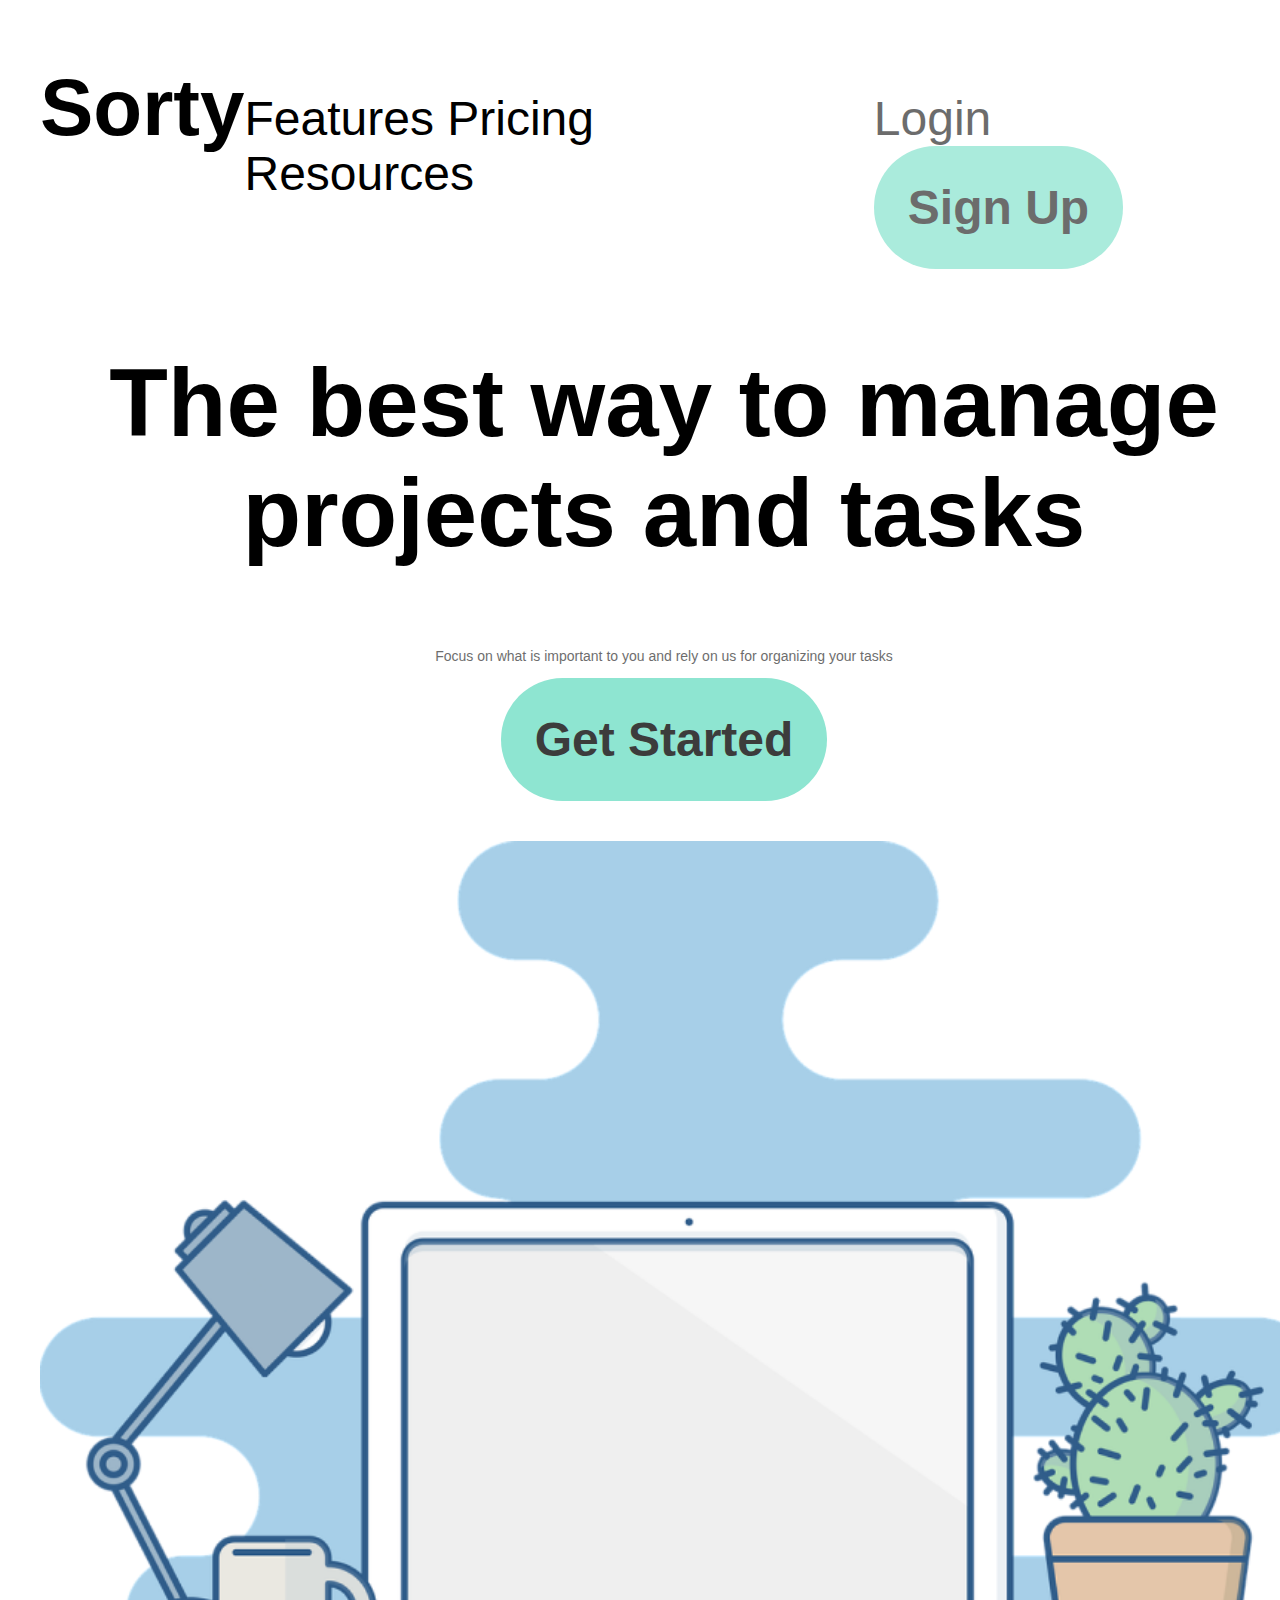
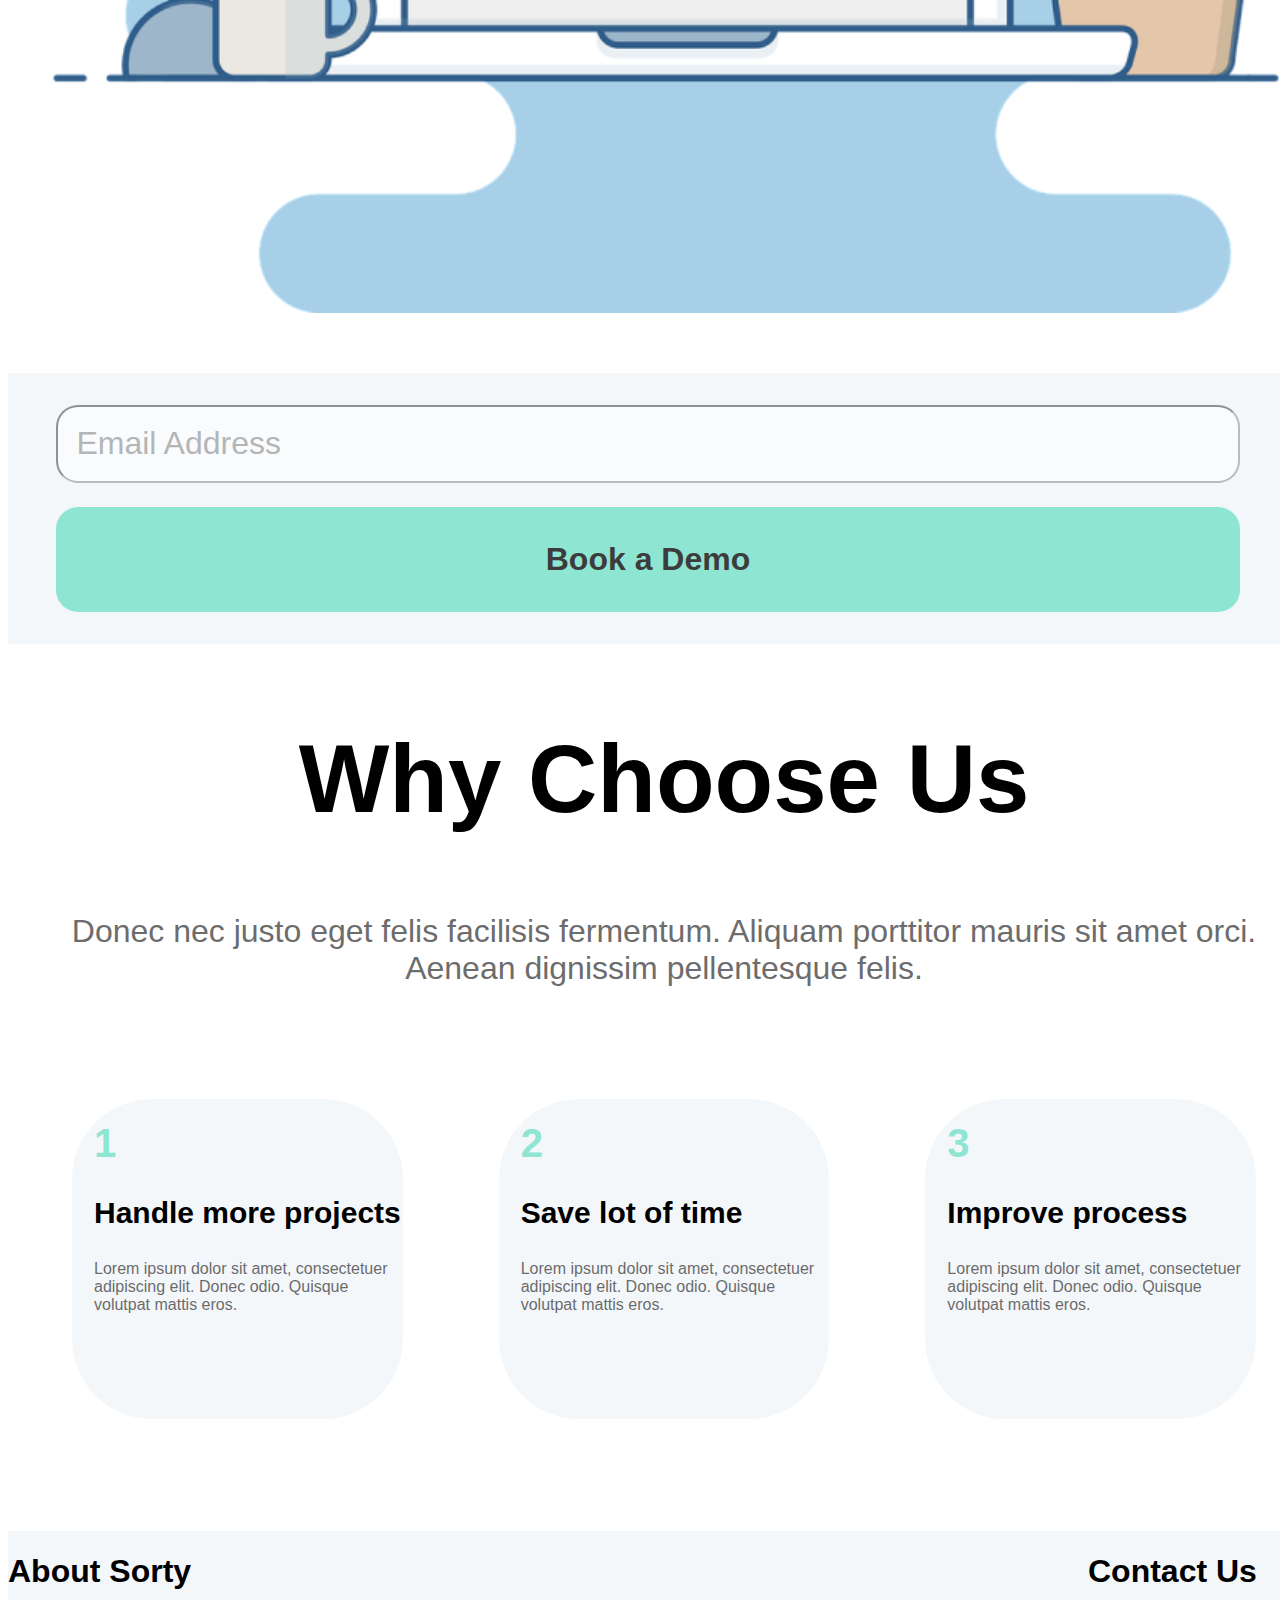
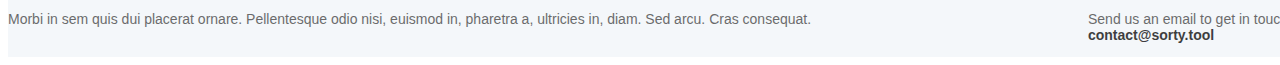
<file: index.html>
<!DOCTYPE html>
<html>
  <head>
    <title>Sorty</title>
    <link rel="stylesheet" href="./css-assessment/style.css" />
    <meta name="viewport" content="width=device-width,initial-scale=1">
  </head>
  <body>
    <div class="header">
      <h1 class="brandname">Sorty</h1>
      <div class="desktoplinks">
        <a>Features</a>
        <a>Pricing</a>
        <a>Resources</a>
      </div>
      <div class="links">
        <a class="login">Login</a>
        <button class="signupbtn">Sign Up</button>
      </div>
      </div>
    </body>
  </div>
      <div class="section">
        <h2>The best way to manage projects and tasks</h2>
        <p>
          Focus on what is important to you and rely on us for organizing your
          tasks
        </p>
        <button class="getstartedbtn">Get Started</button>
        <img src="./css-assessment/illustration.png">
      </div>
    <div class="sectiongrey">
      <form class="form">
        <input type="email" placeholder="Email Address">
        <button class="bookdemobtn">Book a Demo</button>
      </form>
    </div>
    <div class="section">
      <h2>Why Choose Us</h2>
      <p class="longtext">Donec nec justo eget felis facilisis fermentum. Aliquam porttitor mauris sit amet orci. Aenean dignissim pellentesque felis.</p>
    </div>
    <div class="desktop">
    <div class="cardsection ">
      <div class="card">
        <h1>1</h1>
        <h3>Handle more projects</h3>
        <p>Lorem ipsum dolor sit amet, consectetuer adipiscing elit. Donec odio. Quisque volutpat mattis eros.</p>
      </div>
    </div>
    <div class="cardsection">
      <div class="card">
        <h1>2</h1>
        <h3>Save lot of time</h3>
        <p>Lorem ipsum dolor sit amet, consectetuer adipiscing elit. Donec odio. Quisque volutpat mattis eros.</p>
      </div>
    </div>
    <div class="cardsection">
      <div class="card">
        <h1>3</h1>
        <h3>Improve process</h3>
        <p>Lorem ipsum dolor sit amet, consectetuer adipiscing elit. Donec odio. Quisque volutpat mattis eros.</p>
      </div>
    </div>
  </div>
    <div class="footer">
      <div class="desktop">
        <div>
      <h1>About Sorty</h1>
      <p>
        Morbi in sem quis dui placerat ornare. Pellentesque odio nisi, euismod in, pharetra a, ultricies in, diam. Sed arcu. Cras consequat.
      </p></div>
      <div>
      <h1>Contact Us</h1>
      <p>Send us an email to get in touch<br/> <a class="contactemail">contact@sorty.tool</a></p></div>
    </div>
    </div>
  </body>
</html>
</file>
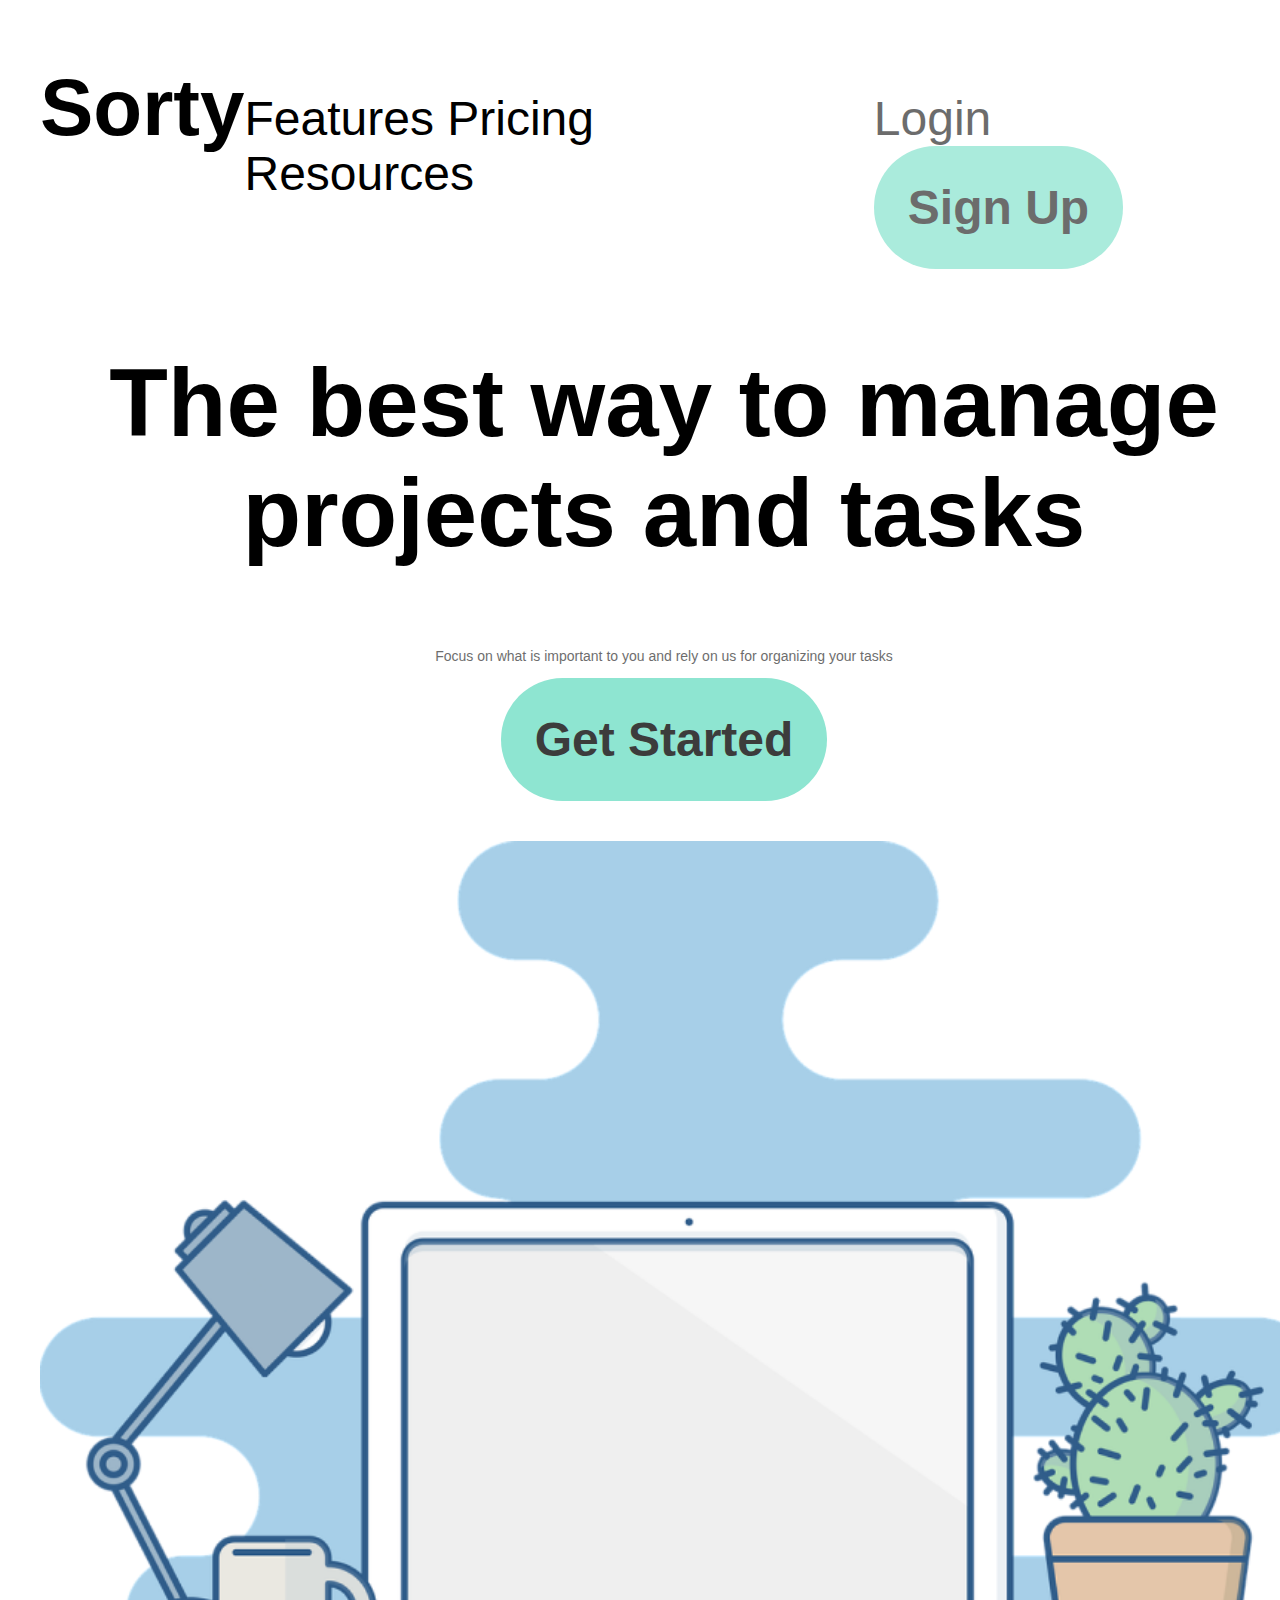
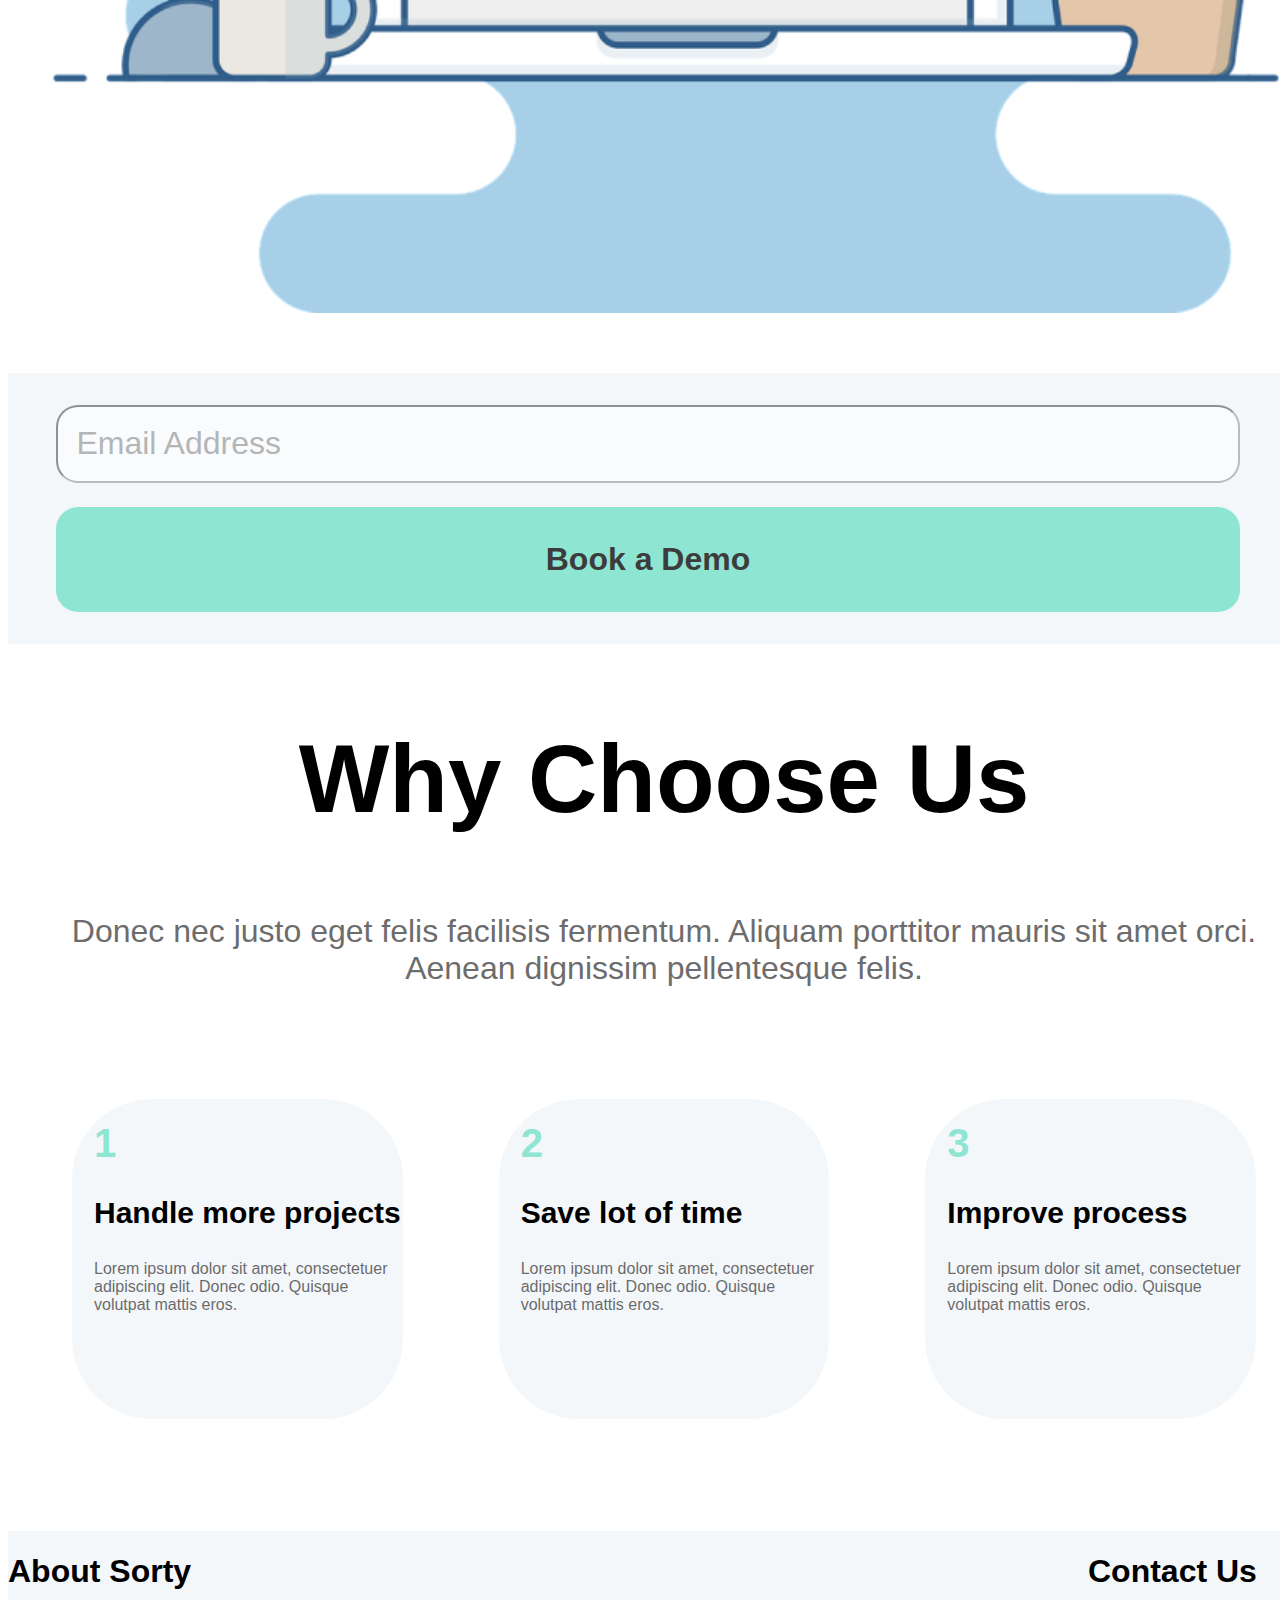
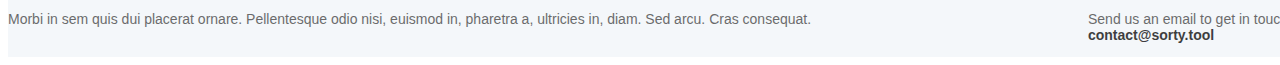
<file: css-assessment/index.html>
<!DOCTYPE html>
<html>
  <head>
    <title>Sorty</title>
    <link rel="stylesheet" href="style.css" />
    <meta name="viewport" content="width=device-width,initial-scale=1">
  </head>
  <body>
    <div class="header">
      <h1 class="brandname">Sorty</h1>
      <div class="desktoplinks">
        <a>Features</a>
        <a>Pricing</a>
        <a>Resources</a>
      </div>
      <div class="links">
        <a class="login">Login</a>
        <button class="signupbtn">Sign Up</button>
      </div>
      </div>
    </body>
  </div>
      <div class="section">
        <h2>The best way to manage projects and tasks</h2>
        <p>
          Focus on what is important to you and rely on us for organizing your
          tasks
        </p>
        <button class="getstartedbtn">Get Started</button>
        <img src="./illustration.png">
      </div>
    <div class="sectiongrey">
      <form class="form">
        <input type="email" placeholder="Email Address">
        <button class="bookdemobtn">Book a Demo</button>
      </form>
    </div>
    <div class="section">
      <h2>Why Choose Us</h2>
      <p class="longtext">Donec nec justo eget felis facilisis fermentum. Aliquam porttitor mauris sit amet orci. Aenean dignissim pellentesque felis.</p>
    </div>
    <div class="desktop">
    <div class="cardsection ">
      <div class="card">
        <h1>1</h1>
        <h3>Handle more projects</h3>
        <p>Lorem ipsum dolor sit amet, consectetuer adipiscing elit. Donec odio. Quisque volutpat mattis eros.</p>
      </div>
    </div>
    <div class="cardsection">
      <div class="card">
        <h1>2</h1>
        <h3>Save lot of time</h3>
        <p>Lorem ipsum dolor sit amet, consectetuer adipiscing elit. Donec odio. Quisque volutpat mattis eros.</p>
      </div>
    </div>
    <div class="cardsection">
      <div class="card">
        <h1>3</h1>
        <h3>Improve process</h3>
        <p>Lorem ipsum dolor sit amet, consectetuer adipiscing elit. Donec odio. Quisque volutpat mattis eros.</p>
      </div>
    </div>
  </div>
    <div class="footer">
      <div class="desktop">
        <div>
      <h1>About Sorty</h1>
      <p>
        Morbi in sem quis dui placerat ornare. Pellentesque odio nisi, euismod in, pharetra a, ultricies in, diam. Sed arcu. Cras consequat.
      </p></div>
      <div>
      <h1>Contact Us</h1>
      <p>Send us an email to get in touch<br/> <a class="contactemail">contact@sorty.tool</a></p></div>
    </div>
    </div>
  </body>
</html>
</file>
<file: css-assessment/style.css>
body,
html {
  font-family: "Helvetica";
  width: 100vw;
}

.header {
  display: flex;
  flex-direction: row;
  justify-content: space-between;
  align-items: baseline;
}

.desktoplinks {
  display: none;
}

.brandname {
  margin-left: 2rem;
  font-weight: bold;
  font-size: 3rem;
}

.links {
  font-size: 1rem;
  color: #3c3c3c;
  opacity: 0.75;
}

button {
  background-color: #8ee5d1;
  border-radius: 2rem;
  color: #3c3c3c;
  font-weight: bold;
  border-color: transparent;
  padding: 1rem;
}

.section {
  margin-top: 3rem;
  text-align: center;
  margin-left: 2rem;
}

h2 {
  font-size: 2.3rem;
}

p {
  font-size: 1rem;
  color: #3c3c3c;
  opacity: 0.75;
}

.getstartedbtn {
  font-size: 2.3rem;
}

img {
  margin-top: 2.5rem;
  width: 100vw;
}

.sectiongrey {
  background-color: #f4f7fa;
  margin-top: 3.5rem;
  width: 100%;
}

.form {
  display: flex;
  flex-direction: column;
  padding: 2rem;
}

input {
  padding: 1.15rem;
  border-radius: 0.375rem;
  font-size: 0.875rem;
  border-color: grey;
  opacity: 0.5;
}

input: focus {
  opacity: 1;
}

.bookdemobtn {
  margin-top: 1.5rem;
  font-size: 0.875rem;
  border-radius: 0.375rem;
}

.longtext {
  font-size: 1.15rem;
}

.card {
  background-color: #f4f7fa;
  margin: 1.5rem;
  min-height: 15rem;
  border-radius: 1rem;
  border-shaddow: 0.5;
  border-color: transparent;
}

.cardsection {
  margin-top: 3rem;
  margin-left: 1.375rem;
}

.card > h1 {
  color: #8ee5d1;
  padding-top: 1.375rem;
  font-size: 2.5rem;
  font-weight: 900;
  margin-left: 1.375rem;
}

.card > h3 {
  font-size: 1.875rem;
  margin-left: 1.375rem;
}

.card > p {
  margin-left: 1.375rem;
  margin-right: 0.875rem;
  font-size: 1rem;
}

.footer {
  width: 100%;
  background-color: #f4f7fa;
  margin-top: 5rem;
}

.footer > h1 {
  padding-top: 3rem;
  padding-left: 1.375rem;
  font-size: 2.5rem;
}

.footer > p {
  font-size: 0.875rem;
  padding-left: 1.375rem;
}

.contactemail {
  color: black;
  font-weight: bolder;
}

@media screen and (min-width: 640px) {
  .desktoplinks {
    display: block;
    margin-right: 5rem;
    font-size: 3rem;
  }
  .header {
    display: flex;
    flex-direction: row;
    justify-content: space-between;
    align-items: baseline;
  }

  .brandname {
    margin-left: 2rem;
    font-weight: bold;
    font-size: 5rem;
  }

  .links {
    font-size: 3rem;
    color: #3c3c3c;
    margin-right: 2rem;
    opacity: 0.75;
  }

  .login {
    margin-right: 2rem;
  }

  button {
    background-color: #8ee5d1;
    border-radius: 5rem;
    color: #3c3c3c;
    font-weight: bold;
    border-color: transparent;
    padding: 2rem;
  }
  .signupbtn {
    font-size: 3rem;
  }

  .section {
    margin-top: 3rem;
    text-align: center;
    margin-left: 2rem;
  }

  h2 {
    font-size: 6rem;
  }

  p {
    font-size: 0.875rem;
    color: #3c3c3c;
    opacity: 0.75;
  }

  .getstartedbtn {
    font-size: 3rem;
  }

  img {
    margin-top: 2.5rem;
  }

  .sectiongrey {
    background-color: #f4f7fa;
    margin-top: 3.5rem;
  }

  .form {
    display: flex;
    flex-direction: column;
    padding: 2rem;
    margin: 0 1rem;
  }

  input {
    padding: 1.15rem;
    border-radius: 1.375rem;
    font-size: 2rem;
    border-color: grey;
    opacity: 0.5;
  }

  input: focus {
    opacity: 1;
  }

  .bookdemobtn {
    margin-top: 1.5rem;
    font-size: 2rem;
    border-radius: 1.375rem;
  }

  .longtext {
    font-size: 2rem;
  }

  .card {
    background-color: #f4f7fa;
    margin: 2rem;
    min-height: 20rem;
    border-radius: 5rem;
    border-shaddow: 0.5;
    border-color: transparent;
  }

  .cardsection {
    margin-top: 3rem;
    margin-left: 2rem;
  }

  .card > .desktop > h1 {
    color: #8ee5d1;
    padding-top: 20rem;
    font-size: 5rem;
    font-weight: 900;
    margin-left: 3rem;
  }

  .card > .desktop > h3 {
    font-size: 3rem;
    margin-left: 3rem;
  }

  .card > .desktop > p {
    margin-left: 3rem;
    font-size: 2rem;
  }

  .footer {
    background-color: #f4f7fa;
    margin-top: 5rem;
  }

  .footer > .desktop > h1 {
    padding-top: 3rem;
    padding-left: 3rem;
    font-size: 0.5rem;
  }

  .footer > .desktop > p {
    font-size: 0rem;
    padding-left: 3rem;
  }

  .contactemail {
    color: black;
    font-weight: bolder;
  }

  .desktop {
    display: flex;
    justify-content: space-between;
  }
}
</file>
